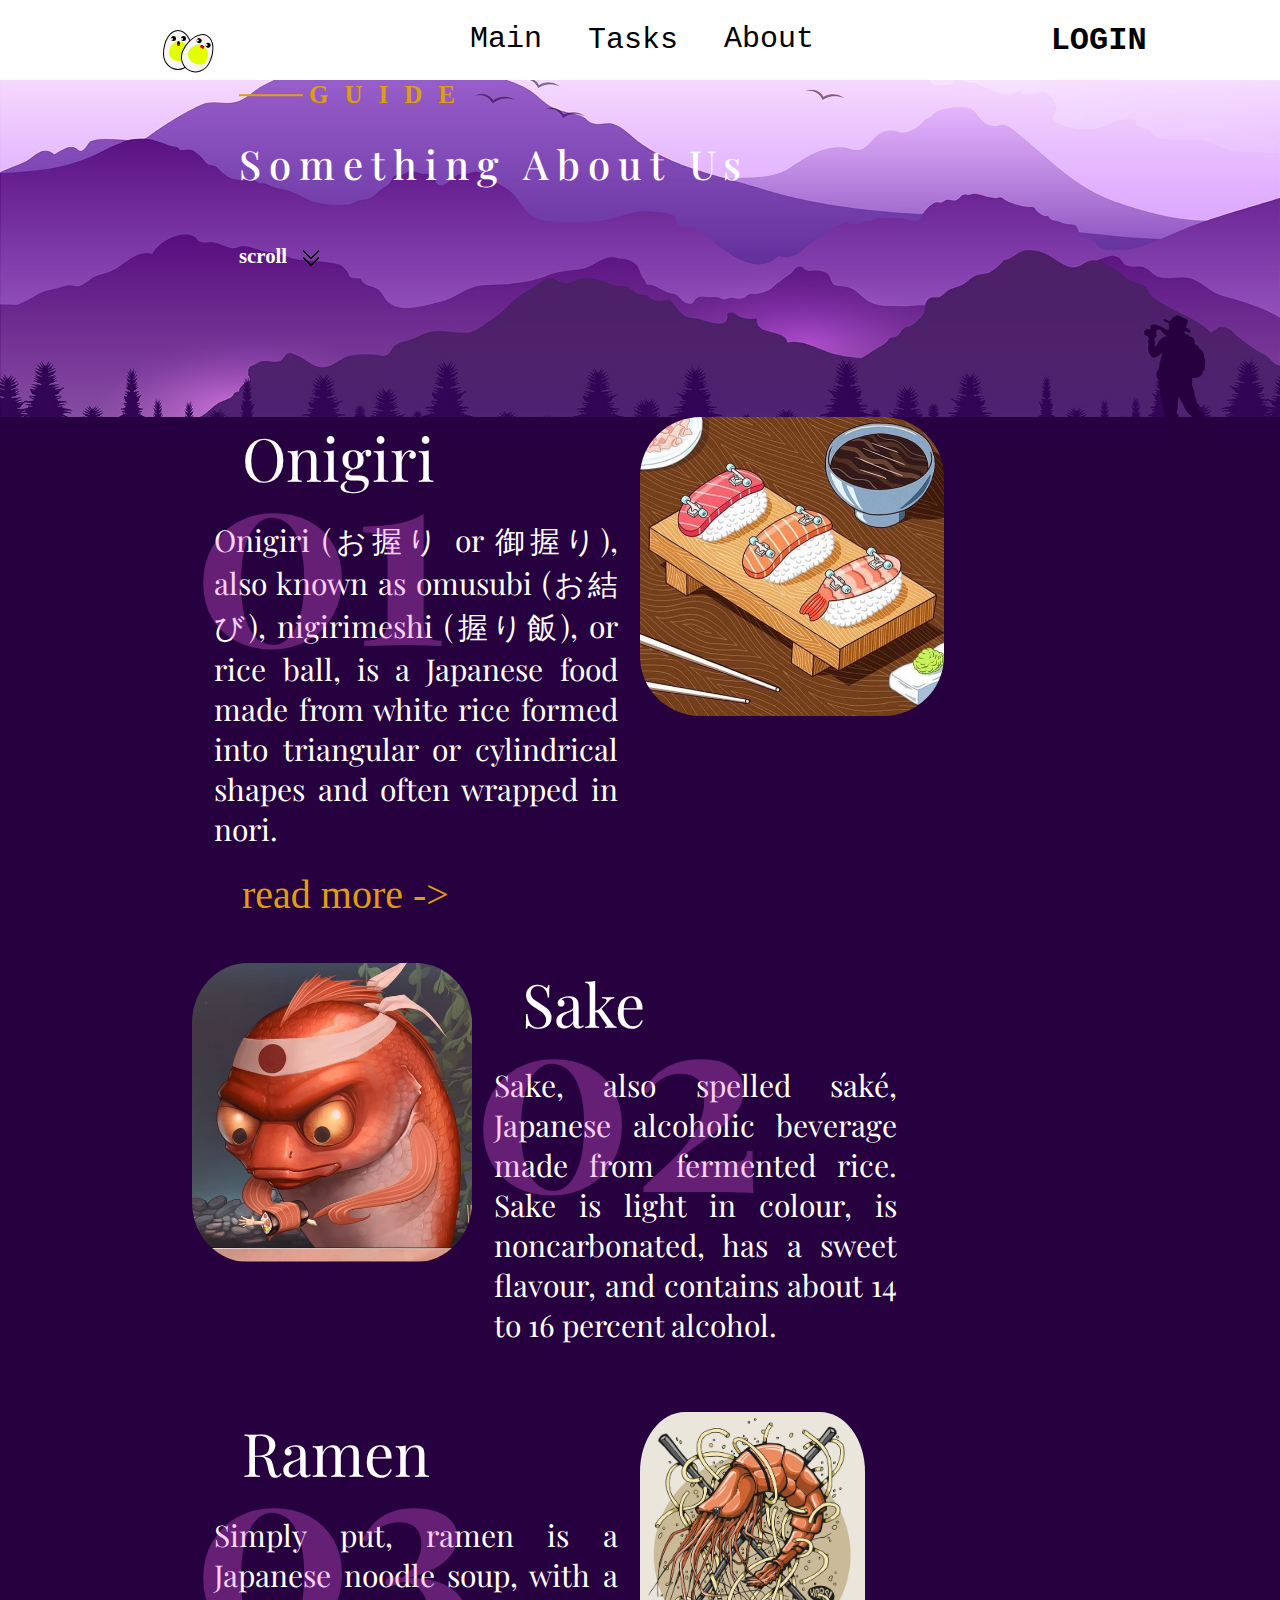
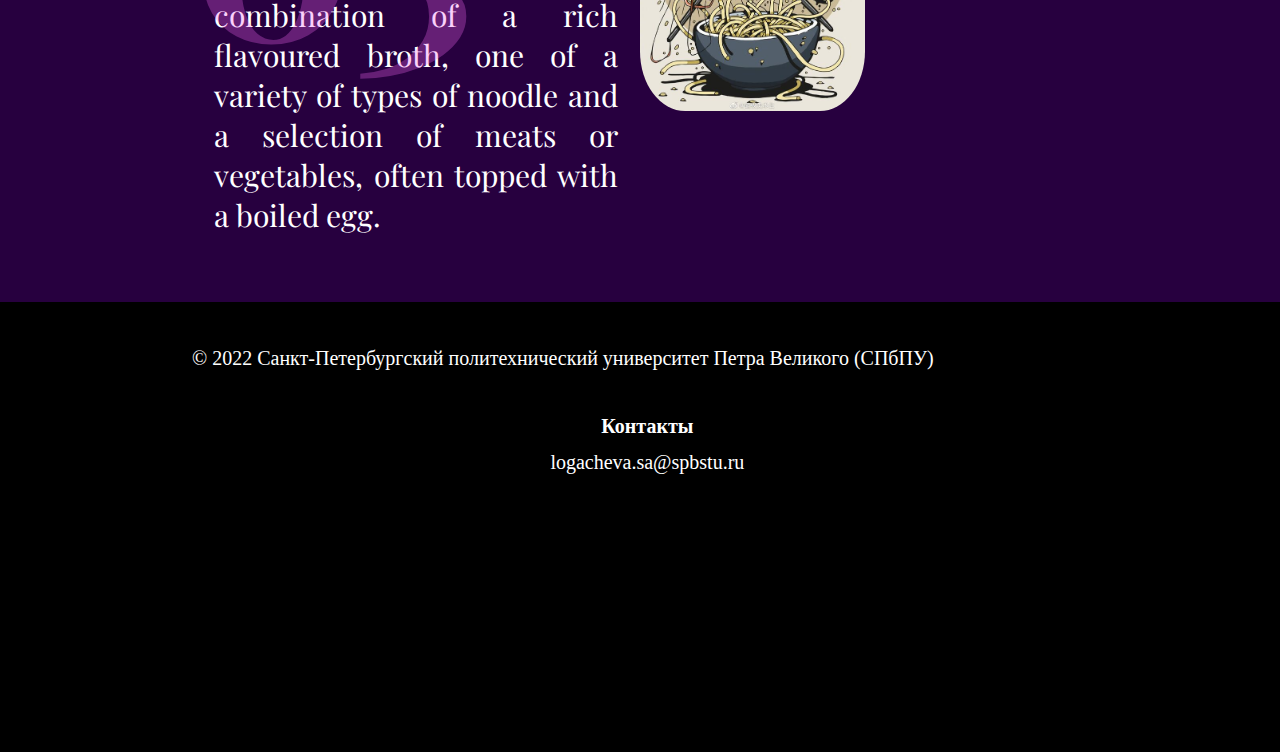
<file: index.html>
<html>
    <head>
        <title>Japan food</title>
        <meta name="viewport" content="width=device-width, initial-scale=1">
        <link rel="stylesheet" href="css/index.css">
        <link rel="stylesheet" href="css/menu.css">
        <link rel="stylesheet" href="logo.css">
        <link rel="preconnect" href="https://fonts.googleapis.com">
        <link rel="preconnect" href="https://fonts.gstatic.com" crossorigin>
        <link href="https://fonts.googleapis.com/css2?family=Playfair+Display:wght@600&display=swap" rel="stylesheet">
        <link rel="shortcut icon" href="/img/logo.png" type="image/png">
       
    </head>
    <body>
        <div class="obolochka">
            <div class="nav-wrapper">
                <div class="conteiner">
                    <div class="row space">
                       <!-- <div class="logo">!-->
                            <div class="conteiner_con">
                                <div class="egg first">
                                    <div class="yellow"></div>
                                    <div class="eye first">
                                        <div class="eye_in first"></div>
                                    </div>
                                    <div class="eye second">
                                        <div class="eye_in second"></div>
                                    </div>
                                    <div class="rot">
                                        <div class="rot_in"></div>
                                    </div>
                                </div>
                                <div class="egg second">
                                    <div class="yellow"></div>
                                    <div class="eye first">
                                        <div class="eye_in first"></div>
                                    </div>
                                    <div class="eye second">
                                        <div class="eye_in second"></div>
                                        <div class="rot second">
                                            <div class="rot_in second"></div>
                                        </div>
                                    </div>
                                </div>
                            </div>
                        <!--</div>!-->
                        <div class="nav">
                            <ul>
                                <li><a href="#">Main</a></li>
                                <li>
                                <div class="dropdown">
                                    <button class="dropbtn">Tasks</button>
                                    <div class="dropdown-content">
                                    <a href="task1/task-1.html">Task 1</a>
                                    <a href="task2/task-2.html">Task 2</a>
                                    <a href="task3/task-3.html">Task 3</a>
                                    <a href="game2/index.html">Game</a>
                                    </div>
                                </div>
                                </li>
                                <li><a href="#">About</a></li>
                            </ul>
                        </div>
                        <div class="login">LOGIN</div>
                    </div>
    
                </div>
            </div>
        </div>
        <header class="header">
            
            <a href="#scroll" class="hero">
                <div class="hero-category">Guide</div>
                <h1 class="hero-title">Something about us</h1>
                <p class="hero-scroll">scroll</p>
            </a>
            
        </header>
        <main>
            <a name="scroll"></a>
           
            <div class="conteiner-in">
                <div class="article">
                   
                    <div class="article-text" data-number="01">
                        <div class="article-subtitle">
                            Onigiri
                         </div>
                        <p>Onigiri (お握り or 御握り), also known as omusubi (お結び), nigirimeshi (握り飯), or rice ball, is a Japanese food made from white rice formed into triangular or cylindrical shapes and often wrapped in nori.</p>
                        <a href="onigiri.html" class="read-more" >read more -></a>
                    </div>
                    <div class="article-image">
                        <img class="image" src="./img/art1.jpg">
                    </div>
                    
                </div>
                <div class="article">
                    <div class="article-image">
                        <img class="image" src="./img/art2.jpg">
                    </div>
                    <div class="article-text" data-number="02">
                        <div class="article-subtitle">
                            Sake
                         </div>
                         <p>Sake, also spelled saké, Japanese alcoholic beverage made from fermented rice. Sake is light in colour, is noncarbonated, has a sweet flavour, and contains about 14 to 16 percent alcohol.</p>
                        </div>
                   
                </div>

                <div class="article">
                   
                    <div class="article-text" data-number="03">
                        <div class="article-subtitle">
                            Ramen
                         </div>
                         <p>Simply put, ramen is a Japanese noodle soup, with a combination of a rich flavoured broth, one of a variety of types of noodle and a selection of meats or vegetables, often topped with a boiled egg.</p>
                    </div>
                    <div class="article-image">
                        <img class="image" src="./img/art3.jpg">
                    </div>
                </div>
                
            </div>
        </main>
       
    </body>
    <footer>    
        <div class="conteiner-in foot">
            <div class="col1">© 2022 Санкт-Петербургский политехнический университет Петра Великого (СПбПУ)</div>
            <div class="contact">
                <div><b>Контакты</b></div>
                <div>logacheva.sa@spbstu.ru</div>
            </div>  
        </div> 
         
    </footer>
</html>
</file>
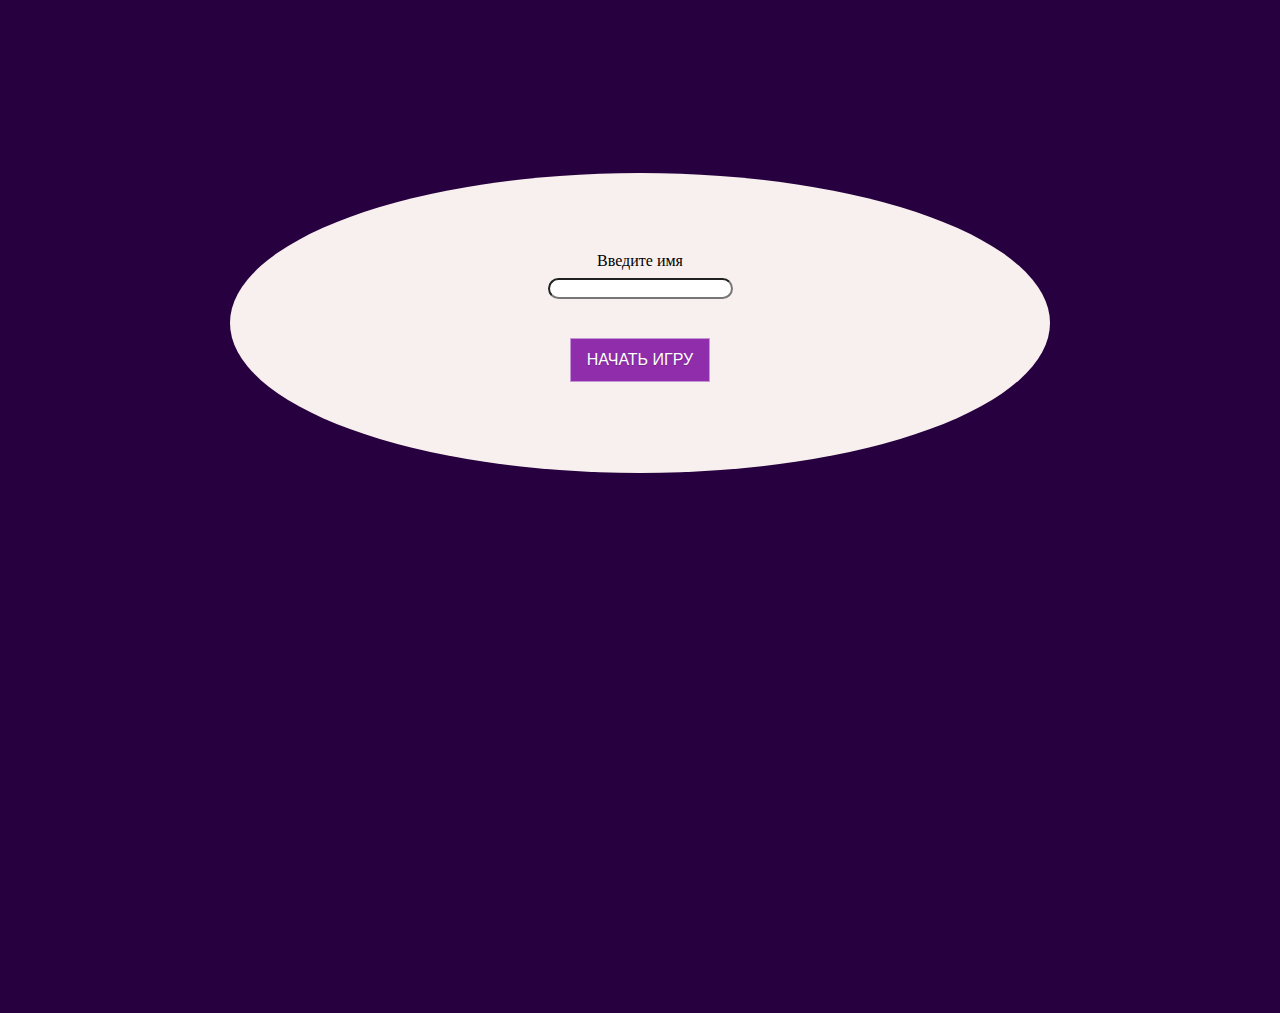
<file: game/index.html>
<!DOCTYPE html>
<html lang="en">
  <head>
    <meta charset="UTF-8" />
    <meta http-equiv="X-UA-Compatible" content="IE=edge" />
    <meta name="viewport" content="width=device-width, initial-scale=1.0" />
    <script src="index.js"></script>
    <link rel="stylesheet" href="../css/game.css" />
    <link rel="stylesheet" href="../css/menu.css" />
    <link rel="stylesheet" href="../logo.css" />
    <!--<script type="text/javascript" src="index.json"></script>--->
    <title>Document</title>
  </head>
  <body>
    <!--<button onclick="renderLevel()">рендер уровня</button>-->
    <!--<button onclick="renderStart()">рендер начальной страницы</button>-->
    <div class="back_conteiner">
      <div class="back">
        <div class="conteiner_body">
          <div id="timer"></div>
          <div class="field_start">
            <div class="start">
              <label>Введите имя</label>
              <input id="name" /><br />
              <button class="button" onclick="start()">
                <span>Начать игру</span>
              </button>
            </div>
          </div>
          <div class="auth" >
            <div class="username"></div>
            <div class="score">0</div>
          </div>

          <div class="status-bar"></div>

          <div class="field_continue">
            <div class="start">
              <div class="winner"></div>
              <div class="zvezda">
                <!--<div class="d14" number="1"></div>
                <div class="d14" number="2"></div>
                <div class="d14" number="3"></div>-->
              </div>
              




              <button class="button" onclick="start()">
                <span>Дальше</span>
              </button>
            </div>
          </div>

          <div class="field"></div>
        </div>
      </div>
    </div>

    <div class="main">
      <div id="results"></div>
    </div>
  </body>
</html>
</file>
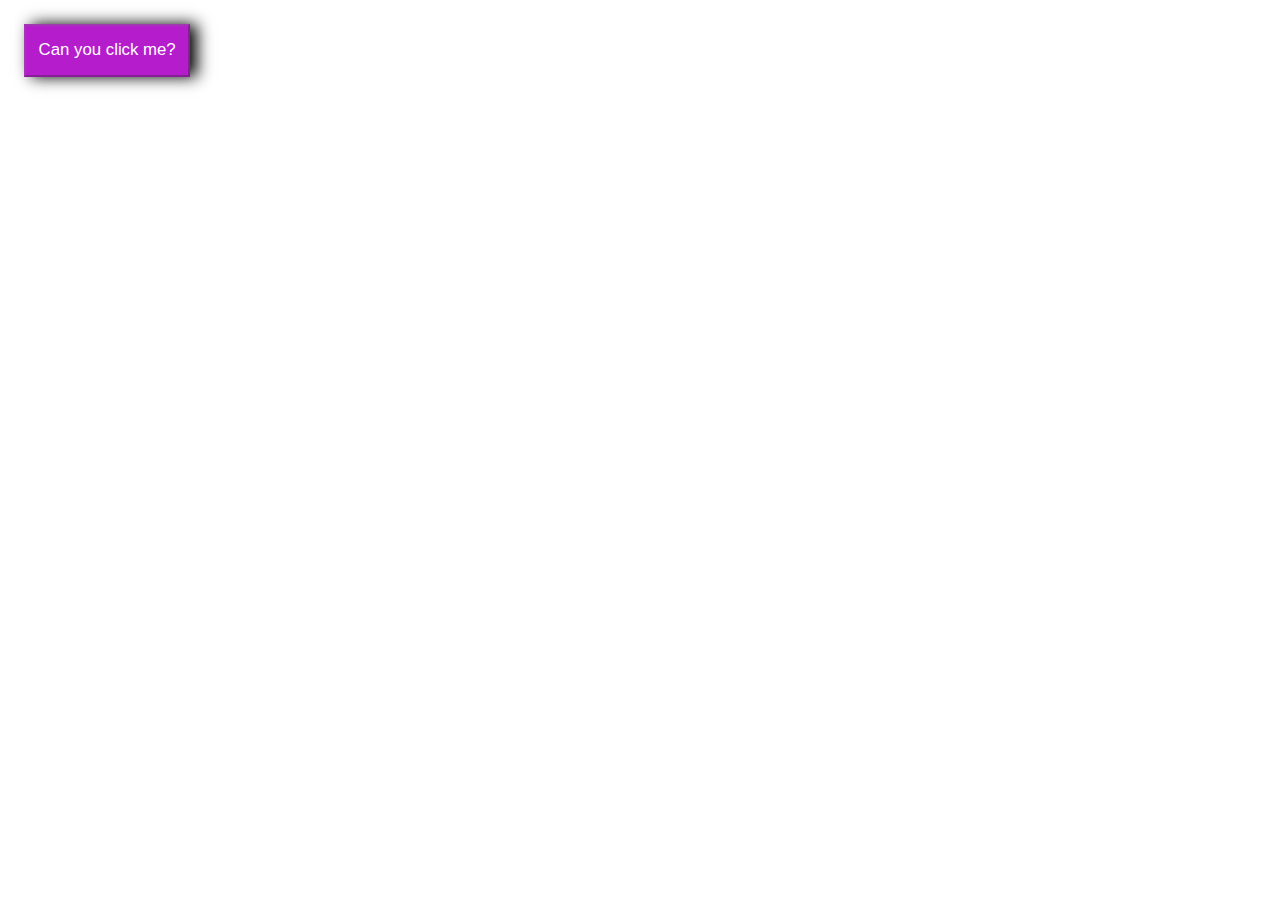
<file: game2/sound.html>
<!DOCTYPE html>
<html lang="en">
  <head>
    <meta charset="UTF-8" />
    <meta http-equiv="X-UA-Compatible" content="IE=edge" />
    <link rel="stylesheet" href="./sound.css" />
    <meta name="viewport" content="width=device-width, initial-scale=1.0" />
    <title>Document</title>
  </head>
  <body>
    <button id="mainButton" class="grow_spin" onclick="click()">Can you click me?</button>
  </body>
  <script id="piramidJS" src="sound.js"></script>
</html>
</file>
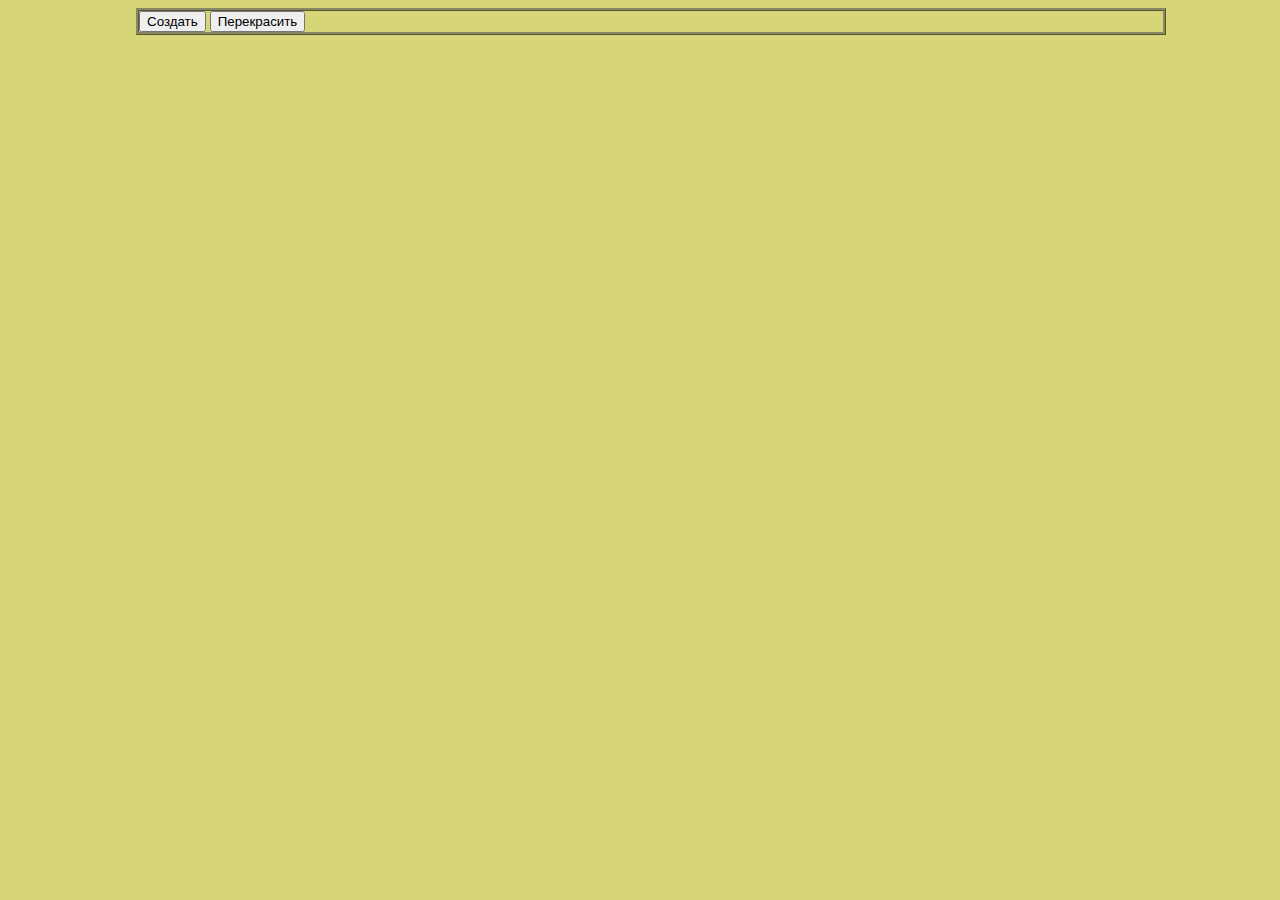
<file: task3/task-3.html>
<!DOCTYPE html>
<html lang="en">
  <head>
    <meta charset="UTF-8" />
    <meta http-equiv="X-UA-Compatible" content="IE=edge" />
    <meta name="viewport" content="width=device-width, initial-scale=1.0" />
    <title>Document</title>
    <link rel="stylesheet" href="index.css" />
    <script src="index.js" defer></script>
  </head>
  <body>
    <div class="conteiner">
    <div class="frase"></div>
      <div>
        <input
          type="button"
          class="create"
          value="Создать"
          onmousedown="create_block()"
        />
        <input
          type="button"
          value="Перекрасить"
          onmousedown="decorate_block()"
        />
        <input
          type="button"
          class="reload"
          value="Заново?"
          
          onmousedown={window.location.reload()}
        />
      </div>

      <div id="obj"></div>
    </div>
  </body>
</html>
</file>
<file: css/index.css>
*{
    box-sizing: border-box;
}
/*
@media all and (max-width: 820px) {
    .row{
        align-items: center;
        text-align: center;
        flex-direction: column;

    }
    .conteiner{
        height:30%;
    }
    .nav{
        margin-top: -5%;
    }
    .conteiner_con{
        top:0px;
    }
    .login{
        margin-top: 3%;
    }
    
}
@media all and (max-width: 2559px) {
 
    .read-more{
        font-size: 30px !important;}
    .hero-title{
        font-size: 55px !important;
    }
    .hero-category{
        font-size: 15px !important;
    }
    .image{
        height: calc(70vw/3*1.3) !important;

    }
    .article-subtitle{
        font-size: 60px !important;
    }
    .article-text p{
        font-size: 30px !important;
    }
    .article-text{
        margin-top: 0 !important;
    }
    .article-text::before{
        font-size: 300px !important;
    }
    .contact{
        margin-left: 40% !important;
    }
    .conteiner-in.foot{
        font-size: 20px !important;
    }

  }


  @media all and (max-width: 1441px) {

    .read-more{
        font-size: 40px !important;}
    .hero-title{
        font-size: 40px !important;
    }
    .hero-category{
        font-size: 25px !important;
    }
    .image{
        height: calc(70vw/3) !important;

    }
    .article-text::before{
        font-size: 250px !important;
    }
    footer{
        height: 50%;
    }
    .contact{
        margin-left: 40%;
    }
    .conteiner-in.foot{
        font-size: 20px;
    }

  }
  

  @media all and (max-width: 1025px) {
    .read-more{
        font-size: 27px !important;}
    .hero-title{
        font-size: 35px !important;
    }
    .hero-category{
        font-size: 20px !important;
    }
    .image{
        height: calc(70vw/3*1.5) !important;

    }
    .article-text p{
       
        font-size: 25px !important;
    }
    .article-subtitle{
        font-size: 40px !important;
    }
    .article-text{
        margin-top: 0 !important;
    }
    .article-text::before{
        font-size: 200px !important;
    }
    footer{
        height: 30% !important;
    }
    .contact{
        margin-left: 40% !important;
    }
    .conteiner-in.foot{
        font-size: 15px !important;
    }







  }
  




  @media all and (max-width: 769px) {
    .read-more{
        font-size: 24px !important;}
    .hero-title{
        font-size: 30px !important;
    }
    .hero-category{
        font-size: 15px !important;
    }
    .image{
        height: calc(70vw/3*1.5) !important;

    }
    .article-text p{
        font-size: 18px !important;
    }
    .article-text{
        margin-top: 0 !important;}
    .conteiner-in.foot{
        font-size: 15px !important;
    }
    footer{
        height: 30% !important;
    }
  }



  @media all and (max-width: 426px) {
    .read-more{
        font-size: 15px !important;}
    .logo{
        font-size: 20px !important;
    }
    .nav a{
        font-size: 20px !important;
    }
    .login{
        font-size: 20px !important;
    }

    .conteiner-in.foot{
        font-size: 10px !important;
        align-items: center !important;
    }
    .contact{
        margin-left: 30% !important;
    }






    .hero-title{
        font-size: 20px !important;
    }
    .hero-category{
        font-size: 15px !important;
    }
    .image{
        height: calc(70vw/3*1.5) !important;
        padding-top:50px;
    }
    .article-text p{
        font-size: 10px !important;
    }
    .article-subtitle{
        font-size: 20px !important;
    }
    .article-text{
        margin-top: 0 !important;
    }
    .article-text::before{
        font-size: 80px !important;
    }
    footer{
        height:25% !important;
    }
  }




  @media all and (max-width: 376px) {
    .read-more{
        font-size: 10px !important;}
    .hero-title{
        font-size: 20px !important;
    }
    .hero-category{
        font-size: 15px !important;
    }
    .image{
        
        height: calc(70vw/3*1.5) !important;

    }
    .article-text p{
        font-size: 9px !important;
    }
    .article-text{
        margin-top: 0 !important;}
    footer{
        height:25% !important;
    }
  }

  @media all and (max-width: 320px) {
    .hero-title{
        font-size: 20px !important;
    }
    .hero-category{
        font-size: 15px !important;
    }

    .image{
        height: calc(50vw) !important;

    }
    .article-text p{
        font-size: 8px !important;
    }
    .article-text{
        margin-top: 0 !important;}
  }
*/

html{
    scroll-behavior: smooth;
}
body{
    /*min-width: 800px;*/

   
   
    margin: 0;
    
    background-color: rgb(39, 0, 63);


    /*background-color: rgb(101, 78, 60);*/
}



.header{
    background-image: url("../img/—Pngtree—climber\ and\ purple\ mountain\ background_1208152.jpg");
    background-color: rgb(39, 0, 63);
    background-size: 100% auto;
    background-repeat: no-repeat;

}

/*HERO*/
.hero{
    /*background-color: #bce843;*/
    display:block;
    padding-top: 0;
    max-width: 65vw;
    min-width:4vw;
    padding-left: 15px;
    padding-right: 15px;
    margin-left: auto;
    margin-right: auto;
    text-decoration: none;
    transition:  0.5s ease-in-out;

}
.hero:hover{
    transform: translateY(-5%);
}
.hero-category{
   /* padding-left: 20%;*/
   padding-left: 70px;
    font-weight: 800;
    /*font-size: calc(0.5em + 1vw);*/
    font-size: 25px;
    line-height: 1.22;
    position: relative;;

    letter-spacing: 1rem;
    text-transform: uppercase;
    color:#de9f0e;

}
.hero-category::before{
    position:absolute;
    display:block;
    content:"";
    width:4rem;
    height: 0.1rem;
    background-color: #de9f0e;
    left: 0;
    top: 50%;
    transform: translateY(-50%);
    
}
.hero-title{
    margin-bottom: 32px;
    font-family: 'Playfair Display', serif;
    font-style: normal;
    font-weight: 500;
    /*font-size: 4vw;*/
    font-size: 70px;
    min-width: 43%;
    color:white;
    text-transform: capitalize;
    word-wrap: normal;
    letter-spacing: 0.5rem;

}
.hero-scroll{
    display:inline-block;
    position: relative;
    padding-right: 32px;
    font-weight: 700;
    font-size: calc(0.5em + 1vw);;
    line-height:1.222;
    color:white;

}
.hero-scroll::after{
    display:block;
    position: absolute;
    content: "";
    right:0;
    top:75%;
    transform: translateY(-50%);
    background-image: url("../img/m_scroll.png");
    background-repeat: no-repeat;
    width:16px;
    height:24px;

}
.conteiner-in{
    margin-right: 15%;
    margin-left: 15%;
    display: flex;
    flex-flow: row wrap;
    justify-content: space-between;
}
.article{
    margin-bottom: 5%;

    --parentHeight: 80%;
    height:var(--parentHeight);
    display:flex;

    justify-content: space-between;
}
.article-subtitle{
    font-size: 80px;
    color:white;
    font-family: 'Playfair Display', serif;
    margin-left: 50px;
}
.article-text{
    
    position: relative;
    max-width: calc(70vw/2);

}
.article-text::before{
    display: block;
    position: absolute;
    content:attr(data-number);
    /*left: 5px;*/
    /*top: 10px;*/
    font-weight: 700;
    font-size: 500px;
    line-height: 1;
    color:rgba(243, 102, 241, 0.307);
    font-family: 'Playfair Display', serif;
}
.article-text p{
    margin: 5%;
    font-family: 'Playfair Display', serif;
    color: white;
    font-size: 60px;  
    text-align: justify;  
}
.article-image{
}
.image{
    height: 600px;
    border-radius: 20%;
}
.read-more{
    display: block;
    padding-right: 3vw;
    position: relative;
    font-size:70px;
    padding-left: 50px;;
    color:#de9f0e;
    text-decoration: none;
}


footer{
    background-color: black;
    height: 30%;
}
.conteiner-in.foot{
    font-size:40px;
    color:white;
}
.col1{
    margin-top: 5%;
}
.contact{
    margin-top: 5%;
    text-align: center;
    margin-left: 40%;
}

.contact *{
    margin-bottom: 7%;
}
</file>
<file: css/menu.css>
@media all and (max-width: 820px) {
    .row{
        align-items: center;
        text-align: center;
        flex-direction: column;

    }
    .conteiner{
        height:30%;
    }
    .nav{
        margin-top: -5%;
    }
    .conteiner_con{
        top:0px;
        transform: scale(0.5);
    }
    .login{
        margin-top: 3%;
    }
    .conteiner{
        font-size:10px;
    }
    
}
@media all and (max-width: 2559px) {
 
    .read-more{
        font-size: 30px !important;}
    .hero-title{
        font-size: 55px !important;
    }
    .hero-category{
        font-size: 15px !important;
    }
    .image{
        height: calc(70vw/3*1.3) !important;

    }
    .article-subtitle{
        font-size: 60px !important;
    }
    .article-text p{
        font-size: 30px !important;
    }
    .article-text{
        margin-top: 0 !important;
    }
    .article-text::before{
        font-size: 300px !important;
    }
    .contact{
        margin-left: 40% !important;
    }
    .conteiner-in.foot{
        font-size: 20px !important;
    }

  }


  @media all and (max-width: 1441px) {

    .read-more{
        font-size: 40px !important;}
    .hero-title{
        font-size: 40px !important;
    }
    .hero-category{
        font-size: 25px !important;
    }
    .image{
        height: calc(70vw/3) !important;

    }
    .article-text::before{
        font-size: 250px !important;
    }
    footer{
        height: 50%;
    }
    .contact{
        margin-left: 40%;
    }
    .conteiner-in.foot{
        font-size: 20px;
    }

  }
  

  @media all and (max-width: 1025px) {
    .read-more{
        font-size: 27px !important;}
    .hero-title{
        font-size: 35px !important;
    }
    .hero-category{
        font-size: 20px !important;
    }
    .image{
        height: calc(70vw/3*1.5) !important;

    }
    .article-text p{
       
        font-size: 25px !important;
    }
    .article-subtitle{
        font-size: 40px !important;
    }
    .article-text{
        margin-top: 0 !important;
    }
    .article-text::before{
        font-size: 200px !important;
    }
    footer{
        height: 30% !important;
    }
    .contact{
        margin-left: 40% !important;
    }
    .conteiner-in.foot{
        font-size: 15px !important;
    }







  }
  




  @media all and (max-width: 769px) {
    .read-more{
        font-size: 24px !important;}
    .hero-title{
        font-size: 30px !important;
    }
    .hero-category{
        font-size: 15px !important;
    }
    .image{
        height: calc(70vw/3*1.5) !important;

    }
    .article-text p{
        font-size: 18px !important;
    }
    .article-text{
        margin-top: 0 !important;}
    .conteiner-in.foot{
        font-size: 15px !important;
    }
    footer{
        height: 30% !important;
    }
  }



  @media all and (max-width: 426px) {
    .read-more{
        font-size: 15px !important;}
    .logo{
        font-size: 20px !important;
    }
    .nav a{
        font-size: 20px !important;
    }
    .login{
        font-size: 20px !important;
    }

    .conteiner-in.foot{
        font-size: 10px !important;
        align-items: center !important;
    }
    .contact{
        margin-left: 30% !important;
    }






    .hero-title{
        font-size: 20px !important;
    }
    .hero-category{
        font-size: 15px !important;
    }
    .image{
        height: calc(70vw/3*1.5) !important;
        padding-top:50px;
    }
    .article-text p{
        font-size: 10px !important;
    }
    .article-subtitle{
        font-size: 20px !important;
    }
    .article-text{
        margin-top: 0 !important;
    }
    .article-text::before{
        font-size: 80px !important;
    }
    footer{
        height:25% !important;
    }
  }




  @media all and (max-width: 376px) {
    .read-more{
        font-size: 10px !important;}
    .hero-title{
        font-size: 20px !important;
    }
    .hero-category{
        font-size: 15px !important;
    }
    .image{
        
        height: calc(70vw/3*1.5) !important;

    }
    .article-text p{
        font-size: 9px !important;
    }
    .article-text{
        margin-top: 0 !important;}
    footer{
        height:25% !important;
    }
    .conteiner_con{
        transform: scale(0.3);
    }
  }

  @media all and (max-width: 320px) {
    .hero-title{
        font-size: 20px !important;
    }
    .hero-category{
        font-size: 15px !important;
    }

    .image{
        height: calc(50vw) !important;

    }
    .article-text p{
        font-size: 8px !important;
    }
    .article-text{
        margin-top: 0 !important;}
        .conteiner_con{
            transform: scale(0.5);
        }

  }


@media all and (max-width: 820px) {
    .row{
        align-items: center;
        text-align: center;
        flex-direction: column;
    }
    .conteiner_con{
    transform: scale(1);
}
}
@media all and (max-width: 820px) {
    .row{
        align-items: center;
        text-align: center;
        flex-direction: column;

    }
    .conteiner{
        height:30%;
    }
    .nav{
        margin-top: -5%;
    }
    .conteiner_con{
        top:0px;
    }
    .login{
        margin-top: 3%;
    }
    
}



.header{
    /*padding-top: 20px;*/
    padding-bottom: 10vw;
}
.conteiner{
    width:auto;
    margin: 0 auto;
    padding: 0 15px;
    /*min-width: 700px;*/

}
.row{
    display: flex;
    color: black;
    justify-content: space-around;

}

/*.space{
    justify-content: space-around;
}*/
.logo{
    font-family: 'Courier New';
    color:black;
    font-weight: 700;
    font-size: 32px;
    
}
.nav{
    display:inline-block;
    margin-top: auto;
    margin-bottom: auto;
}
.nav ul{
    font-family: 'Courier New';
    display: flex;
    padding:0;
    margin: 0;
    list-style-type: none;
}
.nav li+li{
    margin-left: 40px;
}

.nav a{
    font-family: 'Courier New';
    text-decoration: none;
    color:black;
    font-weight: 300;
    font-size: 30px;

}
.nav a:hover{
    color:rgb(173, 33, 238);
    transition: 0.2s ease-in;
}
.obolochka{
    background-color: white;
}


.login{
    font-family: 'Courier New';
    font-weight: 700;
    font-size: 32px;
    margin-top: auto;
    margin-bottom: auto;
}

/* Dropdown Button */
.dropbtn {
    color:  black;
    
    font-size: 30px;
    border: none;
    font-family: 'Courier New';
    background-color: transparent;
}

/* The container <div> - needed to position the dropdown content */
.dropdown {
    position: relative;
    display: inline-block;
}

/* Dropdown Content (Hidden by Default) */
.dropdown-content {
    display: none;
    position: absolute;
    min-width: 160px;
    box-shadow: 0px 8px 16px 0px rgba(0,0,0,0.2);
    z-index: 1;
}

/* Links inside the dropdown */
.dropdown-content a {
    color: black;
    padding: 12px 16px;
    text-decoration: none;
    display: block;
}

/* Change color of dropdown links on hover */


/* Show the dropdown menu on hover */
.dropdown:hover .dropdown-content {display: block;}

/* Change the background color of the dropdown button when the dropdown content is shown */


/*
.header{
    background-color: #4a371f;
     position: fixed;
    top: 0;
    left: 0;
    width: 100%;
    z-index: 9999;
    min-height: 7.4rem;
    display: flex;
    align-items: stretch;
    font-family: 'Courier New';
}

.header_content{
    max-width: 120rem;
    margin: 0 auto;
    display: flex;
    flex-direction: row;
    flex-wrap: nowrap;
    justify-content: flex-start;
    align-items: center;

    width: 100%;
    min-height: 100%;
}
.logo{
    margin: 0 auto 0 0;
    font-weight: 700;
    font-size: 1.5rem;
    letter-spacing: .05em;
    color: #000;
    text-decoration: none;
    text-transform: uppercase;
    display: flex;
    align-items: center;
}
.navigation{
    display: flex;
    flex-direction: row;
    flex-wrap: nowrap;
    justify-content: flex-start;
    align-items: center;
}
.navigation_list{
    margin: 0;
    padding: 0;
    align-items: flex-start;
    color: #000;
    list-style-type: none;
    display: flex;
    flex-direction: row;
    flex-wrap: nowrap;
    justify-content: flex-start;
}

.navigation_item {
    font-size: 1.6rem;
    font-weight: 400;
    line-height: 2.4rem;
    position: relative;
    transition: .25s ease-out;
}
li{
    display: list-item;
    text-align: -webkit-match-parent;
}
a{
    text-decoration: none;
    border: none;
    color:rgb(226, 177, 17);
    line-height: 1.5;
    display: block;
    padding: 1.5rem 2rem;
    background-color: transparent;
}
ul{
    margin-block-start: 1em;
    margin-block-end: 1em;
    margin-inline-start: 0px;
    margin-inline-end: 0px;
    padding-inline-start: 40px;
}*/
</file>
<file: logo.css>
.conteiner_con{
    width:  100px;
    /*height: 100px;*/
    /*top:-30px;*/
    position: relative;
    display: block;
    z-index: 55555;
    margin-top: auto;
    margin-bottom: auto;
}
.egg {
    border: solid 1px black;
    left: 30px;
    display:block;
    position: relative;
    width: 30px;
    height: 40px;
    background-color: rgb(250, 246, 246);
    -webkit-border-radius: 63px 63px 63px 63px / 108px 108px 72px 72px;
    border-radius:         50%  50%  50%  50%  / 60%   60%   40%  40%;
 }
 .eye{
    position: relative;
    width:5px;
    height:5px;
    background-color: black;
    
    border-radius: 100%;
 }
 .eye.first{
    left: 7px;
    top: 5px;

 }
 .eye.second{
    left: 17px;
 }
 .eye_in{
    position: absolute;
    width: 2px;
    height: 2px;
    background-color: white;
    border-radius: 100%;
    top: 2px;
    
 }
 .rot{
    width:3px;
    position: relative;
    height: 5px;
    background-color: black;
    border-radius: 50%;
    left: 13px;
 }
 .rot.second{
    width: 4px;
    height: 3px;
    left: -4px;
    top: 5px;
 }

.rot_in{
    background-color: red;
    position: absolute;
    height:2px;
    width:2px;
    border-radius: 40%;
    top: 3px;
    left: 0.5px;
}


.rot_in.second{
    top:1px;
    width:3.5px;
    left:0.1px;
}
 .egg.first{
    top:30px;
 }

 .egg.second{
    top:-7px;
    left: 50px;
    rotate: 30grad;
 }
 .yellow{
    
    display:block;
    position: absolute;
    width: 20px;
    height: 20px;
    background-color: rgb(225, 255, 0);
    -webkit-border-radius: 63px 63px 63px 63px / 108px 108px 72px 72px;
    border-radius:         50%  50%  50%  50%  / 60%   60%   40%  40%;
    top: 10px;
    left: 5px;
 }
/*.tarelka{
    width: 55px;
    height: 43px;
    position: absolute;
    left: 24.5px;
    top: 57px;
    border-radius: 88px/100px;
    margin: -20px 0 20px 0;
    background-color: rgb(188, 203, 203);
    z-index: 1;
}
.sup{
    width: 50px;
    height: 24px;
    position: absolute;
    left: 27px;
    top: 55px;
    border-radius: 100%/100%;
    margin: -20px 0 20px 0;
    background-color: blanchedalmond;
    z-index: 1;
}
.circle1{
    position: absolute;
    height: 20px;
    width: 70px;
    top:25px;
    left: 15px;
    z-index: 6;
}
.circle2{
    position: absolute;
    height: 20px;
    width: 70px;
    top:30px;
    left: 12px;
    z-index: 6;
    transform: rotate(199grad);
}
.circle3{
    position: absolute;
    height: 20px;
    width: 70px;
    top:25px;
    left: 30px;
    z-index: 6;
}
#text{
    position:absolute;
    z-index: 8;
    font-size: 10px;
}
#text b:nth-of-type(1) {
    top:17px;
    left: 2px;
    position: absolute;
    transform: rotate(35deg);
    z-index: 55555;
}
#text b:nth-of-type(2) {
    top:22px;
    left: 12px;
    position: absolute;
    transform: rotate(16deg);
    z-index: 55555;
}
#text b:nth-of-type(3) {
    top:24px;
    left: 21px;
    position: absolute;

    z-index: 55555;
}
#text b:nth-of-type(4) {
    top:23px;
    left: 33px;
    position: absolute;
    transform: rotate(350deg);
    z-index: 55555;
}
#text b:nth-of-type(5) {
    top:20px;
    left: 42px;
    position: absolute;
    transform: rotate(333deg);
    z-index: 55555;
}*/
</file>
<file: css/game.css>
body {
  margin: 0;
  background-color: rgb(39, 0, 63);
}
.back_conteiner {
  width: 500px;
  height: 100%; /* если высота не будет задана явна, она будет равна 100% */
  width: 100%;
  position: absolute;
  top: 25%;
  bottom: 0;
  left: 0;
  right: 0;
  margin: auto;
}
.status-bar{
  min-height: 5%;
  text-align: center;
  background-color: red;
  margin: auto;
  transition: 0.5s;
}
.zvezda{
  display: flex;
  flex-flow: row;
}
.d14 {
  margin: 50px 0; 
  height: 0; 
  width: 0;
  position: relative;
  border-right: 50px solid transparent;
  border-bottom: 35px solid #e4e818;
  border-left: 50px solid transparent;
  transform: rotate(35deg);
  opacity: 0;
  transition: 2s;
  }
  .d14:before, 
  .d14:after {
  content: "";
  height: 0; 
  width: 0;
  position: absolute;
  transition: 2s;
  }
  .d14:before {
  top: -26px; 
  left: -32px;
  border-bottom: 40px solid #f2f602;
  border-left: 15px solid transparent;
  border-right: 15px solid transparent;
  transform: rotate(-35deg);
  transition: 2s;
  }
  .d14:after {
  top: 2px; 
  left: -53px;
  border-right: 50px solid transparent;
  border-bottom: 35px solid #f2f602;;
  border-left: 50px solid transparent;
  transform: rotate(-70deg);
  transition: 2s;
  }

.header {
  width: 100%;
  height: 50px;
  background-color: blueviolet;
  text-align: center;
}
.conteiner_body {
  /*background-color: blanchedalmond;*/
  width: 80%;
  height: 400px;
  display: flex;
  margin: auto;
  flex-flow: column;
}
.field {
  background-color: rgb(243, 233, 246);
  width: 80%;
  height: 300px;
  margin: auto;
  padding-left: 2rem;
  margin-top: 2%;
  display: none;
  justify-content: space-between;
  flex-wrap: wrap;
  transition: 2s;
  border-radius: 33px;
}
.field_start {
  /*background-color: coral;*/
  background-color:rgb(248, 240, 238);
  width: 80%;
  height: 300px;
  margin-left: auto;
  margin-right: auto;
  margin-top: 2%;
  transition: 2s;
  border-radius: 50%;
}

.field_continue {
  background-color: rgb(243, 233, 246);
  width: 80%;
  height: 300px;
  margin-left: auto;
  margin-right: auto;
  margin-top: 2%;
  display: none;
  transition: 2s;
  opacity: 1;
  border-radius: 33px;
  padding-left: 2rem;
}
.start {
  display: flex;
  justify-content: center;
  align-items: center;
  height: 100%;
  width: 100%;
  flex-flow: column wrap;
  transition: 2s;
}
.button {
  position: relative;
  border: 1px solid rgba(255, 255, 255, 0.5);
  outline: none;
  display: inline-block;
  overflow: hidden;
  text-align: center;
  text-decoration: none;
  text-transform: uppercase;
  cursor: pointer;
  font-size: 16px;
  padding: 12px 16px;
  color: #fff;
  background: rgb(143, 45, 171);;
  text-shadow: 0 1px 1px rgba(0, 0, 0, 0.2);
  margin: 12px;
}
.button:active {
  border-color: rgba(0, 0, 0, 0.1);
}
.button::before,
.button::after {
  content: "";
  position: absolute;
  transition: all 0.3s;
  bottom: 0;
  left: 0;
  width: 100%;
  height: 100%;
  z-index: 1;
}

.button::before {
  background: rgba(255, 255, 255, 0.3);
}

.button:active::before {
  background: rgba(0, 0, 0, 0.1);
}
.button::before,
.button:active::before {
  opacity: 0;
  transform: scale(1, 0.1);
}
.button:hover::before {
  opacity: 1;
  transform: scale(1, 1);
}

.colba {
  height: 100px;
  width: 25px;
  /*background-color: black;*/
  border: 5px solid rgba(0, 0, 0, 0.6);
  border-radius: 0 0 20px 20px;
  margin-right: 5%;
  margin-top: 3%;
  transition: 0.5s;
  overflow: hidden;
  padding: 0;
}

.partColba {
  height: 20px;
  width: 100%;
  transition: 0.3s;
  margin: 0;
  padding: 0;
  border: 1px black;
}
.winner {
  color: rgb(255, 0, 0);
  text-align: center;
  min-height: 20px;
  font-size: 200%;
  transition: 2s;
}
.auth{
  display: none;
  justify-content: space-around;
  text-align: center;
  overflow: hidden;
}
.username {
  display: table-cell; 
  vertical-align: middle;
  font-size: 18px;
  min-height: 20px;
  color:white;
  text-transform: uppercase;
  padding-top: 5%;

}
.score{
  display: table-cell; 
  vertical-align: middle;
  font-size: 20px;
  min-height: 20px;
  color:white;
  text-transform: uppercase;
  padding-top: 5%;
}
.main {
  background-color: rgb(39, 0, 63);
  min-height: 200px;
}
#timer {
  font-size: 200%;
  text-align: center;
  color: red;
  min-height: 40px;
}
#results {
  color: white;
  text-align: center;
}
#name{
  margin: 1%;
  border-radius: 33px;
}
</file>
<file: game2/sound.css>
button {
    font-size: 105%;
    background: rgb(181 29 204);
    color: #fff;
   /* border:0.25rem solid #000000;*/
    padding: 0.85em 0.75em;
    margin: 1rem;
    position: relative;
    box-shadow: 7px 0 15px black;
    z-index: 1;
    overflow: hidden;
  }
  button:hover {
    color: #3498db;
  }
  button::after {
    content: "";
    background: #ecf0f1;
    position: absolute;
    z-index: -1;
    padding: 0.85em 0.75em;
    display: block;
  }
  button.grow_spin::after {
    left: 0;
    right: 0;
    top: 0;
    bottom: 0;
    transform: scale(0, 0) rotate(-180deg);
  }
  button.grow_spin:hover::after {
    transform: scale(1, 1) rotate(0deg);
  }
  button[class^="grow"]::after {
    transition: all 0.3s ease;
  }
  button[class^="grow"]:hover::after {
    transition: all 0.3s ease-out;
  }
</file>
<file: task3/index.css>
.conteiner{

    background-color: rgb(214, 214, 121);
    border: 1mm ridge rgba(0, 0, 0, 0.6);

}
body{
    background-color: rgb(214, 214, 121);
}


.block{
    background-color:  rgb(212, 115, 219);
    border-radius: 15px;
    position:absolute;
    padding:15px;
    transition: 2s;

}





.block_active{
    background-color:  rgba(126, 35, 211, 0.637);
    border-radius: 15px;
    position:absolute;
    margin: auto;
    padding:15px;
    transition: 2s;
}

.block_active_active{
    background-color:  rgb(149, 230, 42);

    border-radius: 15px;
    position:absolute;
    margin: auto;
    padding:15px;
    transition: 2s;
}
.reload{
    visibility: hidden;
}
.frase{
    text-align: center;
    color:red;
}
</file>
